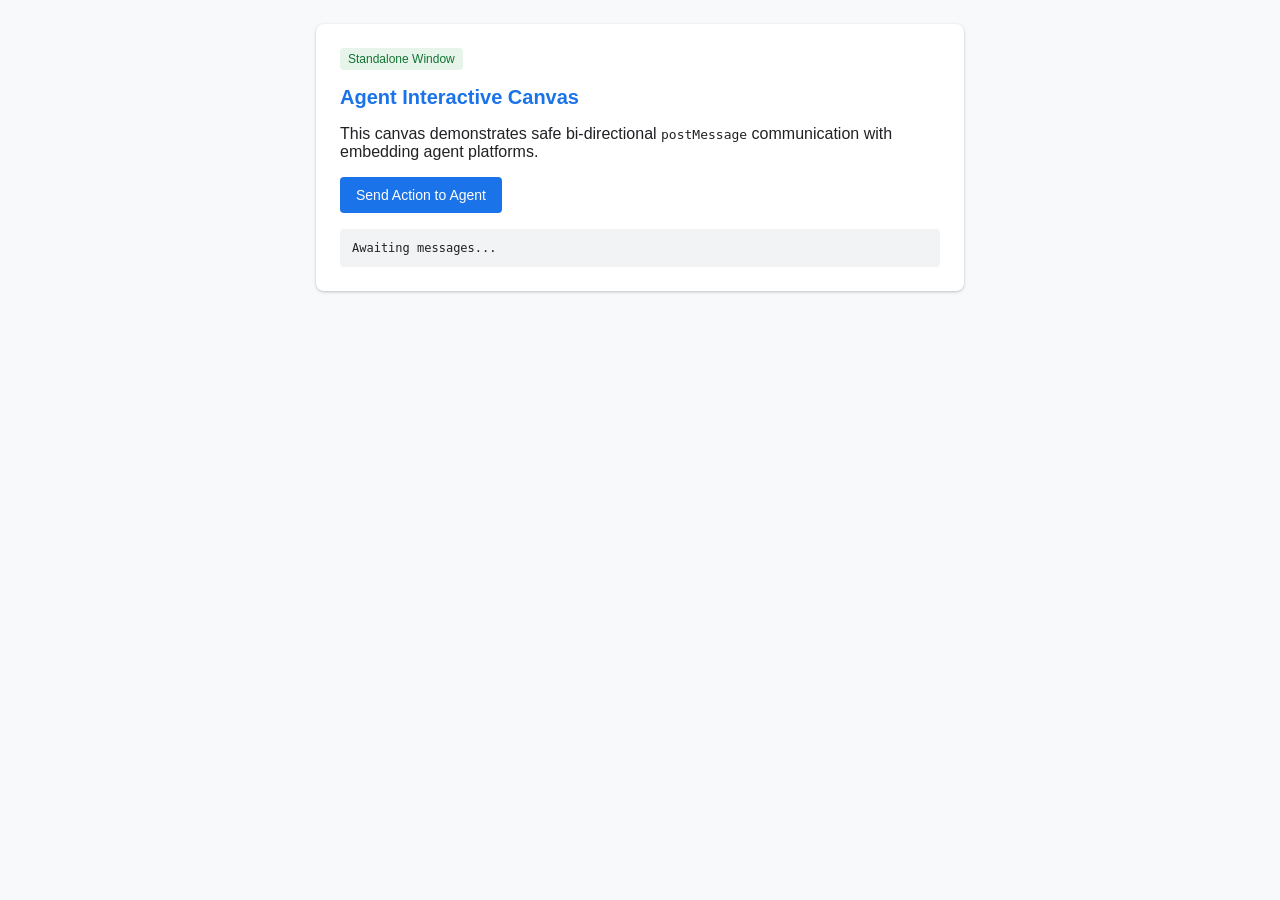
<file: frontend/index.html>
<!DOCTYPE html>
<html lang="en">
<head>
  <meta charset="UTF-8">
  <meta name="viewport" content="width=device-width, initial-scale=1.0">
  <title>Agent Interactive Canvas</title>
  <style>
    body {
      font-family: -apple-system, BlinkMacSystemFont, 'Segoe UI', Roboto, Helvetica, Arial, sans-serif;
      margin: 0;
      padding: 24px;
      background-color: #f8f9fa;
      color: #202124;
    }
    .card {
      background: #ffffff;
      border-radius: 8px;
      padding: 24px;
      box-shadow: 0 1px 3px rgba(60,64,67,0.3);
      max-width: 600px;
      margin: 0 auto;
    }
    h1 {
      font-size: 20px;
      margin-top: 0;
      color: #1a73e8;
    }
    .status-badge {
      display: inline-block;
      padding: 4px 8px;
      border-radius: 4px;
      font-size: 12px;
      font-weight: 500;
      background-color: #e6f4ea;
      color: #137333;
      margin-bottom: 16px;
    }
    button {
      background-color: #1a73e8;
      color: #ffffff;
      border: none;
      padding: 10px 16px;
      border-radius: 4px;
      font-size: 14px;
      cursor: pointer;
      font-weight: 500;
    }
    button:hover {
      background-color: #155724;
    }
    #log {
      margin-top: 16px;
      padding: 12px;
      background: #f1f3f4;
      border-radius: 4px;
      font-family: monospace;
      font-size: 12px;
      max-height: 150px;
      overflow-y: auto;
    }
  </style>
</head>
<body>
  <div class="card">
    <div class="status-badge" id="embed-status">Standalone Window</div>
    <h1>Agent Interactive Canvas</h1>
    <p>This canvas demonstrates safe bi-directional <code>postMessage</code> communication with embedding agent platforms.</p>
    <button id="action-btn">Send Action to Agent</button>
    <div id="log">Awaiting messages...</div>
  </div>

  <script>
    const statusBadge = document.getElementById('embed-status');
    const logBox = document.getElementById('log');
    const actionBtn = document.getElementById('action-btn');

    const isEmbedded = window.self !== window.top;
    if (isEmbedded) {
      statusBadge.textContent = 'Embedded Canvas';
      statusBadge.style.backgroundColor = '#e8f0fe';
      statusBadge.style.color = '#1a73e8';
    }

    function appendLog(msg) {
      const line = document.createElement('div');
      line.textContent = `[${new Date().toLocaleTimeString()}] ${msg}`;
      logBox.appendChild(line);
      logBox.scrollTop = logBox.scrollHeight;
    }

    // Listen for messages from parent window
    window.addEventListener('message', (event) => {
      appendLog(`Received message from: ${event.origin}`);
      if (event.data && event.data.type === 'AGENT_UPDATE') {
        appendLog(`Agent update payload: ${JSON.stringify(event.data.payload)}`);
      }
    });

    // Dispatch action to parent window
    actionBtn.addEventListener('click', () => {
      const message = {
        type: 'agent_action',
        action_name: 'CANVAS_ACTION',
        payload: {
          timestamp: Date.now(),
          action: 'USER_SUBMIT_CONFIRMATION'
        }
      };
      if (window.parent) {
        window.parent.postMessage(message, '*');
        appendLog('Dispatched agent_action to parent window.');
      }
    });
  </script>
</body>
</html>
</file>
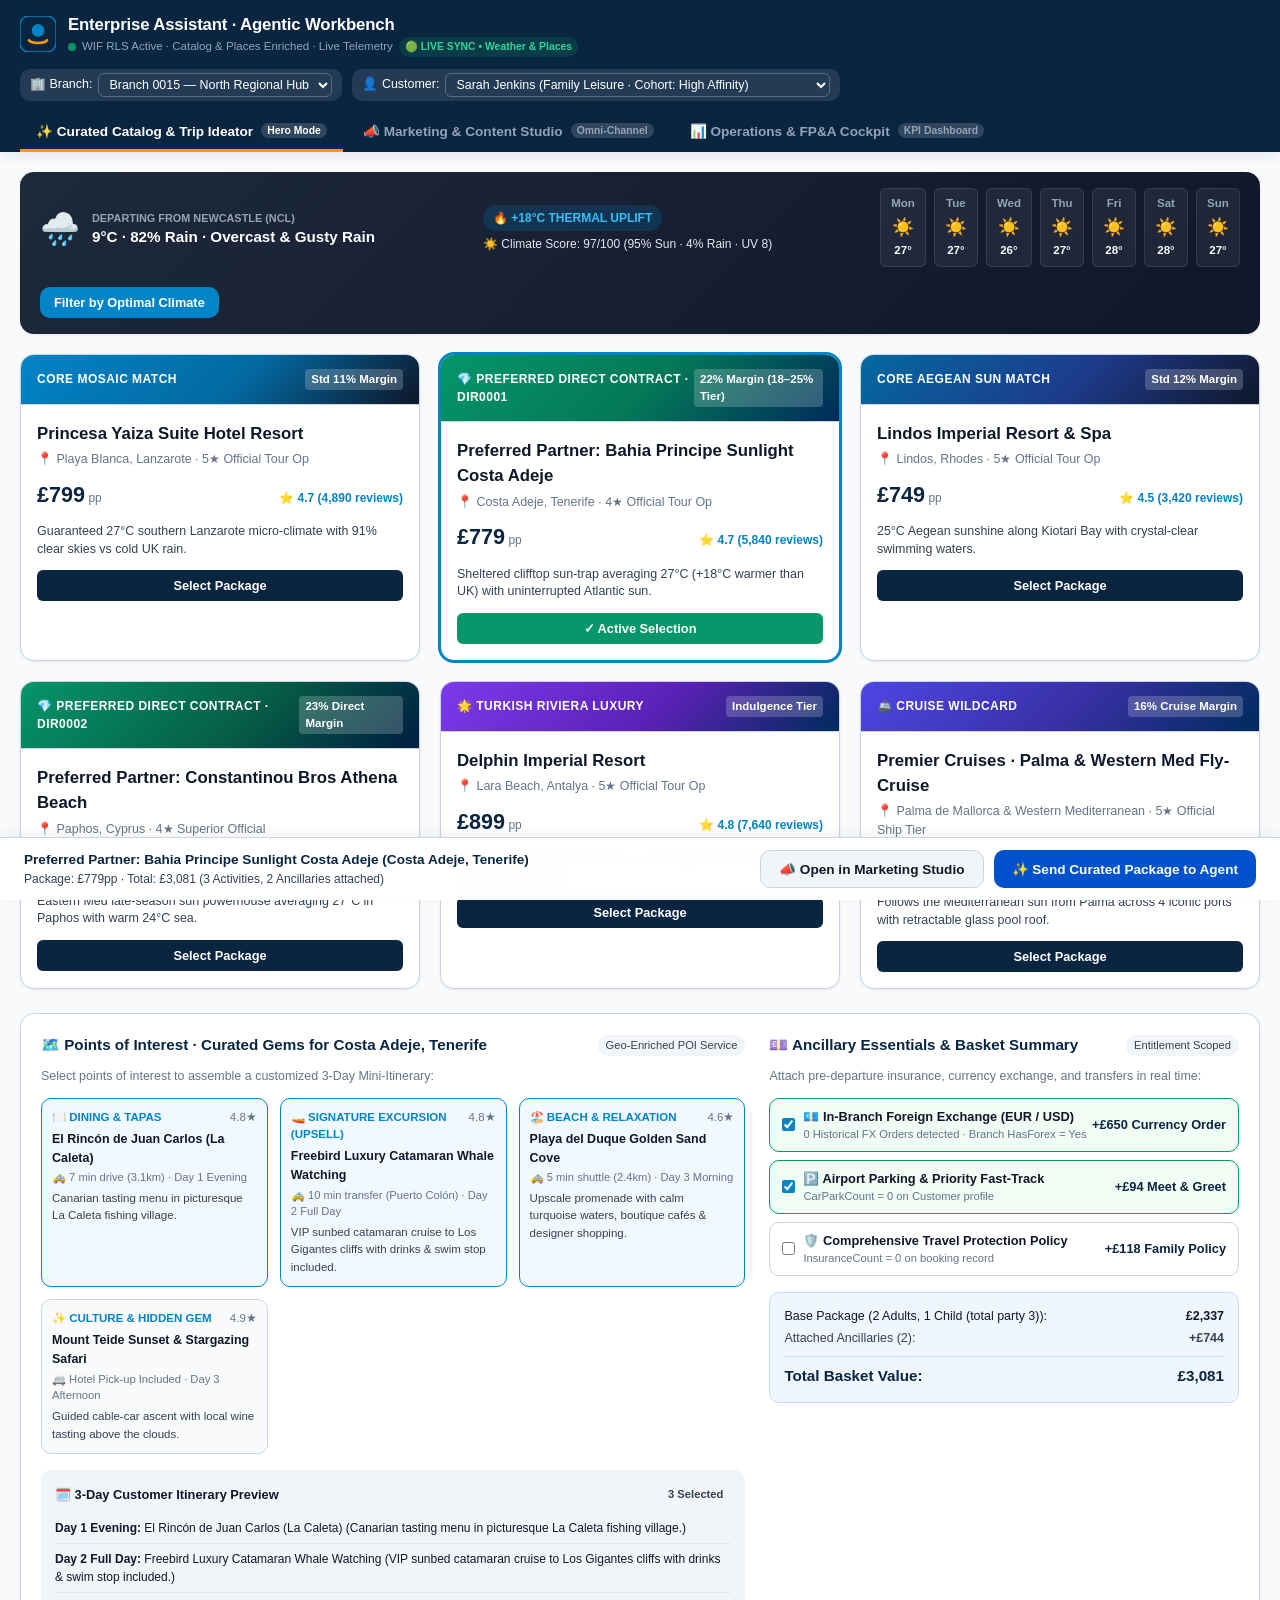
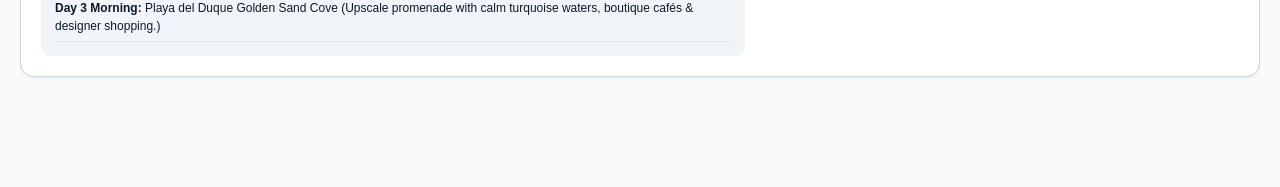
<file: a2ui-iframe/public/index.html>
<!doctype html>
<!--
Copyright 2026 The Project Contributors

Licensed under the Apache License, Version 2.0 (the "License");
you may not use this file except in compliance with the License.
You may obtain a copy of the License at

    https://www.apache.org/licenses/LICENSE-2.0

Unless required by applicable law or agreed to in writing, software
distributed under the License is distributed on an "AS IS" BASIS,
WITHOUT WARRANTIES OR CONDITIONS OF ANY KIND, either express or implied.
See the License for the specific language governing permissions and
limitations under the License.
-->
<html lang="en">
<head>
  <meta charset="utf-8" />
  <meta name="viewport" content="width=device-width, initial-scale=1" />
  <meta name="robots" content="noindex, nofollow" />
  <title>Enterprise Retail &amp; Operations Workbench — A2UI Canvas</title>
  <link rel="stylesheet" href="styles.css" />
</head>
<body>
  <!-- Top Command Bar -->
  <header class="command-bar" role="banner">
    <div class="command-top">
      <div class="brand-cluster">
        <svg class="brand-logo" viewBox="0 0 40 40" fill="none" xmlns="http://www.w3.org/2000/svg" aria-label="Enterprise Brand Logo">
          <rect width="40" height="40" rx="10" fill="var(--brand-primary)" stroke="var(--brand-accent)" stroke-width="1.5"/>
          <circle cx="20" cy="16" r="7" fill="var(--brand-accent)"/>
          <path d="M10 27C13 31 27 31 30 27" stroke="var(--brand-highlight)" stroke-width="3" stroke-linecap="round"/>
        </svg>
        <div class="brand-title-wrap">
          <div class="brand-title">
            <span>Enterprise Assistant · Agentic Workbench</span>
          </div>
          <div class="brand-subtitle">
            <span class="status-dot" aria-hidden="true"></span>
            <span>WIF RLS Active · Catalog &amp; Places Enriched · Live Telemetry</span>
            <span id="live-telemetry-badge" class="live-telemetry-pill">🟢 LIVE SYNC</span>
          </div>
        </div>
      </div>

      <div class="selectors-cluster">
        <div class="selector-pill">
          <label for="branch-selector">🏢 Branch:</label>
          <select id="branch-selector" aria-label="Select Operating Branch">
            <option value="0015">Branch 0015 — North Regional Hub</option>
            <option value="9024">Branch 9024 — West Metro Center</option>
            <option value="MAN1">Branch MAN1 — Central Flagship</option>
          </select>
        </div>

        <div class="selector-pill">
          <label for="persona-selector">👤 Customer:</label>
          <select id="persona-selector" aria-label="Select Customer Cohort">
            <option value="jenkins">Sarah Jenkins (Family Leisure · Cohort: High Affinity)</option>
            <option value="smith">Alex Smith (Repeat Business Traveler · Cohort: Executive)</option>
            <option value="henderson">Claire Henderson (Short-Lead Leisure · Cohort: Value Explorer)</option>
          </select>
        </div>
      </div>
    </div>

    <nav class="mode-tabs" aria-label="Workspace Modes">
      <button type="button" class="mode-tab active" data-tab="pillar2" aria-selected="true" role="tab">
        <span>✨ Curated Catalog &amp; Trip Ideator</span>
        <span class="tab-badge">Hero Mode</span>
      </button>
      <button type="button" class="mode-tab" data-tab="pillar3" aria-selected="false" role="tab">
        <span>📣 Marketing &amp; Content Studio</span>
        <span class="tab-badge">Omni-Channel</span>
      </button>
      <button type="button" class="mode-tab" data-tab="pillar1" aria-selected="false" role="tab">
        <span>📊 Operations &amp; FP&amp;A Cockpit</span>
        <span class="tab-badge">KPI Dashboard</span>
      </button>
    </nav>
  </header>

  <!-- Toast Notification -->
  <div id="a2ui-toast" class="a2ui-toast" role="status" aria-live="polite"></div>

  <!-- Main Canvas -->
  <main class="workspace-container" role="main">
    <!-- TAB 1: Curated Catalog & Trip Ideator -->
    <section id="panel-pillar2" class="tab-panel active" aria-label="Curated Catalog and Trip Ideator" role="tabpanel">
      <!-- Zone A: Climate and Seasonality Strip -->
      <div class="weather-banner" id="weather-banner">
        <div id="wn-local-box" class="wn-local-box"></div>
        <div id="wn-bridge" class="wn-bridge"></div>
        <div id="wn-ensemble-wrap" class="wn-ensemble-wrap"></div>
        <button type="button" id="btn-weather-filter" class="wn-filter-btn">Filter by Optimal Climate</button>
      </div>

      <!-- Zone B: Offer Comparator Grid -->
      <div id="offers-comparator-grid" class="offers-grid"></div>

      <!-- Zone C: Interactive Itinerary & Ancillary Drawer -->
      <div class="ideator-drawer">
        <div>
          <div class="drawer-section-header">
            <div class="drawer-title">
              <span>🗺️ Points of Interest · Curated Gems for <span id="poi-selected-item-name">Selected Location</span></span>
            </div>
            <span class="badge-subtle">Geo-Enriched POI Service</span>
          </div>
          <div class="helper-text">
            Select points of interest to assemble a customized 3-Day Mini-Itinerary:
          </div>

          <div id="poi-cards-grid" class="poi-grid"></div>

          <div class="mini-itinerary-box">
            <div class="mini-itinerary-header">
              <span>🗓️ 3-Day Customer Itinerary Preview</span>
              <span id="itinerary-count-pill" class="badge-subtle">2 Selected</span>
            </div>
            <div id="itinerary-days-list" class="itinerary-days-list"></div>
          </div>
        </div>

        <div>
          <div class="drawer-section-header">
            <div class="drawer-title">
              <span>💷 Ancillary Essentials &amp; Basket Summary</span>
            </div>
            <span class="badge-subtle">Entitlement Scoped</span>
          </div>
          <div class="helper-text">
            Attach pre-departure insurance, currency exchange, and transfers in real time:
          </div>

          <div id="ancillary-checkbox-list" class="ancillary-list"></div>
          <div id="live-basket-summary" class="live-basket-box"></div>
        </div>
      </div>
    </section>

    <!-- TAB 2: Marketing Studio -->
    <section id="panel-pillar3" class="tab-panel" aria-label="Marketing Studio" role="tabpanel" hidden>
      <div class="studio-controls-bar">
        <div class="control-group">
          <label for="studio-offer-select">🎯 Active Offer:</label>
          <select id="studio-offer-select">
            <option value="offer-core-1">Core Offer #1: Island Beach Resort &amp; Spa (£1,089pp)</option>
            <option value="offer-vista-1">Direct Contract #1: Premium Coastal Bay (£829pp · 22% Margin)</option>
            <option value="offer-core-2">Core Offer #2: Mediterranean Suites (£799pp)</option>
          </select>
        </div>

        <div class="control-group">
          <span class="control-label">🗣️ Tone &amp; Dialect:</span>
          <div class="pill-group">
            <button type="button" class="pill-btn active" data-dialect="northeast">Regional Casual</button>
            <button type="button" class="pill-btn" data-dialect="formal">Professional / Corporate</button>
            <button type="button" class="pill-btn" data-dialect="standard">Standard Consumer</button>
          </div>
        </div>

        <div class="control-group">
          <span class="control-label">🖼️ Output Format:</span>
          <div class="pill-group">
            <button type="button" class="pill-btn active" data-format="facebook">📱 Social Media Feed</button>
            <button type="button" class="pill-btn" data-format="a4">🖨️ Printable A4 Display</button>
            <button type="button" class="pill-btn" data-format="tv">📺 16:9 In-Store Digital Display</button>
          </div>
        </div>
      </div>

      <div class="studio-workspace">
        <div class="studio-preview-card">
          <div id="studio-preview-canvas"></div>
        </div>

        <div class="compliance-card">
          <div class="compliance-header">
            <div class="drawer-title">🛡️ Regulatory Compliance Verifier</div>
            <span class="status-emerald-pill">5 / 5 PASSED</span>
          </div>

          <div class="check-item">✅ <strong>1. Departure Point:</strong> Departure terminal &amp; carrier explicitly noted.</div>
          <div class="check-item">✅ <strong>2. Date &amp; Duration:</strong> Precise travel window &amp; duration stated.</div>
          <div class="check-item">✅ <strong>3. Pricing Transparency:</strong> Per-person price &amp; total commitment verified.</div>
          <div class="check-item">✅ <strong>4. Rating Differentiation:</strong> Standard ratings clearly separated from user reviews.</div>
          <div class="check-item">✅ <strong>5. Regulatory Bonding:</strong> Required consumer protection &amp; disclaimers attached.</div>

          <div id="studio-mosaic-target" class="target-cohort-box"></div>

          <div class="studio-action-stack">
            <button type="button" id="btn-copy-compliant-post" class="btn-studio-jump">
              📋 Copy Post Copy &amp; Disclaimers
            </button>
            <button type="button" id="btn-publish-amplify" class="btn-send-pitch">
              🚀 Publish to Enterprise Channels (a2ui_action)
            </button>
          </div>
        </div>
      </div>
    </section>

    <!-- TAB 3: Operations & FP&A Cockpit -->
    <section id="panel-pillar1" class="tab-panel" aria-label="Operations Cockpit" role="tabpanel" hidden>
      <div id="cockpit-kpi-row" class="kpi-row"></div>

      <div class="queues-grid">
        <div class="queue-panel">
          <div class="drawer-title">📞 Priority 1: Post-Service Follow-Up Queue</div>
          <div class="helper-text">
            Recent returners ranked by customer satisfaction score and repeat engagement probability.
          </div>
          <div id="t7-welcome-queue" class="queue-list"></div>
        </div>

        <div class="queue-panel">
          <div class="drawer-title">⚠️ Priority 2: 14-Day Outstanding Balance Tracker</div>
          <div class="helper-text">
            Transactions with balance due before service delivery window.
          </div>
          <div id="balance-due-queue" class="queue-list"></div>
        </div>
      </div>
    </section>
  </main>

  <!-- Sticky Footer Action Bar -->
  <footer class="sticky-action-bar" role="contentinfo">
    <div class="sticky-action-inner">
      <div id="sticky-summary-strip" class="action-summary-strip"></div>
      <div class="action-buttons-cluster">
        <button type="button" id="btn-open-marketing-studio" class="btn-studio-jump">
          📣 Open in Marketing Studio
        </button>
        <button type="button" id="btn-send-pitch" class="btn-send-pitch">
          ✨ Send Curated Package to Agent
        </button>
      </div>
    </div>
  </footer>

  <script>
    function emit(action, data) {
      var targetOrigin = "";
      try {
        var allowedHostRe = /^([a-z0-9-]+\.)*(cloud\.google\.com|google\.com|run\.app|example\.com)$/i;
        function isAllowedOrigin(candidate) {
          if (!candidate || candidate === "null" || candidate === "REPLACE_WITH_PARENT_ORIGIN") return false;
          var parsed = new URL(candidate);
          if (typeof window !== "undefined" && window.location && window.location.origin && parsed.origin === window.location.origin) {
            return true;
          }
          var host = parsed.hostname;
          if (host === "localhost" || host === "127.0.0.1") {
            return (parsed.protocol === "http:" || parsed.protocol === "https:");
          }
          return parsed.protocol === "https:" && allowedHostRe.test(host);
        }
        if (typeof window !== "undefined" && window.location && typeof window.location.search === "string") {
          var params = new URLSearchParams(window.location.search);
          var originParam = params.get("origin");
          if (originParam && isAllowedOrigin(originParam)) {
            targetOrigin = new URL(originParam).origin;
          }
        }
        if (!targetOrigin && typeof document !== "undefined" && document.referrer && isAllowedOrigin(document.referrer)) {
          targetOrigin = new URL(document.referrer).origin;
        }
      } catch (e) {
        targetOrigin = "";
      }
      if (targetOrigin && targetOrigin !== "*" && window.parent) {
        window.parent.postMessage({ type: "a2ui_action", action: action, data: data }, targetOrigin);
      }
    }
    window.emit = emit;
  </script>
  <script src="data.js"></script>
  <script src="app.js"></script>
</body>
</html>
</file>
<file: a2ui-iframe/public/styles.css>
/* Copyright 2026 The Project Contributors
 * Licensed under the Apache License, Version 2.0.
 */

:root {
  /* Brand Tokens */
  --brand-primary: #0A2540;
  --brand-secondary: #0052CC;
  --brand-accent: #0284C7;
  --brand-highlight: #F59E0B;
  --brand-subtle: #F0FDF4;

  /* Surfaces & Hierarchy */
  --surface-canvas: #F8FAFC;
  --surface-card: #FFFFFF;
  --surface-muted: #F1F5F9;
  --border-subtle: #CBD5E1;
  --border-focus: #0284C7;

  /* Typography */
  --text-primary: #0F172A;
  --text-secondary: #334155;
  --text-muted: #64748B;
  --text-on-dark: #FFFFFF;

  /* Status Tokens */
  --status-success: #059669;
  --status-success-bg: #ECFDF5;
  --status-warning: #D97706;
  --status-warning-bg: #FFFBEB;
  --status-danger: #E11D48;
  --status-danger-bg: #FFF1F2;

  /* Spacing & Radii */
  --radius-sm: 6px;
  --radius-md: 10px;
  --radius-lg: 14px;
  --radius-pill: 9999px;

  /* Shadows */
  --shadow-sm: 0 1px 3px rgba(15, 23, 42, 0.08);
  --shadow-md: 0 4px 12px rgba(15, 23, 42, 0.08);
  --shadow-lg: 0 10px 24px rgba(15, 23, 42, 0.12);
}

*, *::before, *::after {
  box-sizing: border-box;
  margin: 0;
  padding: 0;
}

body {
  font-family: -apple-system, BlinkMacSystemFont, "Segoe UI", Roboto, Helvetica, Arial, sans-serif;
  background-color: var(--surface-canvas);
  color: var(--text-primary);
  line-height: 1.5;
  padding-bottom: 90px;
}

/* Command Bar */
.command-bar {
  background-color: var(--brand-primary);
  color: var(--text-on-dark);
  padding: 12px 20px 0 20px;
  box-shadow: var(--shadow-md);
  position: sticky;
  top: 0;
  z-index: 100;
}

.command-top {
  display: flex;
  justify-content: space-between;
  align-items: center;
  flex-wrap: wrap;
  gap: 12px;
  margin-bottom: 12px;
}

.brand-cluster {
  display: flex;
  align-items: center;
  gap: 12px;
}

.brand-logo {
  width: 36px;
  height: 36px;
  flex-shrink: 0;
}

.brand-title {
  font-size: 1.05rem;
  font-weight: 700;
  letter-spacing: -0.01em;
}

.brand-subtitle {
  font-size: 0.72rem;
  color: #94A3B8;
  display: flex;
  align-items: center;
  gap: 6px;
  flex-wrap: wrap;
}

.status-dot {
  width: 8px;
  height: 8px;
  border-radius: 50%;
  background-color: var(--status-success);
  display: inline-block;
}

.live-telemetry-pill {
  font-size: 0.65rem;
  font-weight: 700;
  background: rgba(5, 150, 105, 0.2);
  color: #34D399;
  padding: 2px 6px;
  border-radius: var(--radius-pill);
}

.selectors-cluster {
  display: flex;
  align-items: center;
  gap: 10px;
  flex-wrap: wrap;
}

.selector-pill {
  background: rgba(255, 255, 255, 0.1);
  padding: 4px 10px;
  border-radius: var(--radius-md);
  display: flex;
  align-items: center;
  gap: 6px;
  font-size: 0.78rem;
}

.selector-pill select {
  background: transparent;
  color: var(--text-on-dark);
  border: 1px solid rgba(255, 255, 255, 0.25);
  border-radius: var(--radius-sm);
  padding: 3px 6px;
  font-size: 0.78rem;
  font-family: inherit;
  outline: none;
}

.selector-pill select option {
  background: var(--brand-primary);
  color: var(--text-on-dark);
}

/* Mode Navigation Tabs */
.mode-tabs {
  display: flex;
  gap: 4px;
}

.mode-tab {
  background: transparent;
  border: none;
  color: #94A3B8;
  padding: 10px 16px;
  font-family: inherit;
  font-size: 0.85rem;
  font-weight: 600;
  cursor: pointer;
  display: flex;
  align-items: center;
  gap: 8px;
  border-bottom: 3px solid transparent;
  transition: all 0.2s ease;
}

.mode-tab:hover, .mode-tab:focus-visible {
  color: var(--text-on-dark);
}

.mode-tab.active {
  color: var(--text-on-dark);
  border-bottom-color: var(--brand-highlight);
}

.tab-badge {
  font-size: 0.65rem;
  background: rgba(255, 255, 255, 0.15);
  padding: 2px 6px;
  border-radius: var(--radius-pill);
}

/* Workspace Panels */
.workspace-container {
  max-width: 1400px;
  margin: 20px auto;
  padding: 0 20px;
}

.tab-panel {
  display: none;
}

.tab-panel.active {
  display: block;
}

/* Weather & Climate Banner */
.weather-banner {
  background: linear-gradient(135deg, #1E293B, #0F172A);
  color: #FFFFFF;
  border-radius: var(--radius-lg);
  padding: 16px 20px;
  margin-bottom: 20px;
  display: flex;
  justify-content: space-between;
  align-items: center;
  flex-wrap: wrap;
  gap: 16px;
  box-shadow: var(--shadow-sm);
}

.wn-local-box {
  display: flex;
  align-items: center;
  gap: 12px;
}

.wn-filter-btn {
  background-color: var(--brand-accent);
  color: #FFFFFF;
  border: none;
  padding: 8px 14px;
  border-radius: var(--radius-md);
  font-size: 0.8rem;
  font-weight: 600;
  cursor: pointer;
}

/* Offers Grid */
.offers-grid {
  display: grid;
  grid-template-columns: repeat(auto-fit, minmax(320px, 1fr));
  gap: 20px;
  margin-bottom: 24px;
}

.offer-card {
  background: var(--surface-card);
  border-radius: var(--radius-lg);
  border: 1px solid var(--border-subtle);
  overflow: hidden;
  box-shadow: var(--shadow-sm);
  display: flex;
  flex-direction: column;
  transition: transform 0.2s ease, box-shadow 0.2s ease;
}

.offer-card:hover {
  transform: translateY(-2px);
  box-shadow: var(--shadow-md);
}

.offer-card-header {
  padding: 14px 16px;
  border-bottom: 1px solid var(--border-subtle);
  display: flex;
  justify-content: space-between;
  align-items: center;
}

.offer-card-body {
  padding: 16px;
  flex: 1;
}

.offer-price {
  font-size: 1.35rem;
  font-weight: 800;
  color: var(--brand-primary);
  margin-bottom: 4px;
}

.offer-margin {
  font-size: 0.78rem;
  font-weight: 700;
  color: var(--status-success);
}

/* Ideator Drawer */
.ideator-drawer {
  background: var(--surface-card);
  border-radius: var(--radius-lg);
  border: 1px solid var(--border-subtle);
  padding: 20px;
  box-shadow: var(--shadow-sm);
  display: grid;
  grid-template-columns: 3fr 2fr;
  gap: 24px;
}

@media (max-width: 900px) {
  .ideator-drawer {
    grid-template-columns: 1fr;
  }
}

.drawer-section-header {
  display: flex;
  justify-content: space-between;
  align-items: center;
  margin-bottom: 10px;
}

.drawer-title {
  font-size: 0.95rem;
  font-weight: 700;
  color: var(--brand-primary);
}

.helper-text {
  font-size: 0.78rem;
  color: var(--text-muted);
  margin-bottom: 12px;
}

.badge-subtle {
  font-size: 0.7rem;
  background: var(--surface-muted);
  color: var(--text-secondary);
  padding: 2px 8px;
  border-radius: var(--radius-pill);
}

.poi-grid {
  display: grid;
  grid-template-columns: repeat(auto-fill, minmax(200px, 1fr));
  gap: 12px;
  margin-bottom: 16px;
}

.poi-card {
  border: 1px solid var(--border-subtle);
  border-radius: var(--radius-md);
  padding: 10px;
  font-size: 0.78rem;
  background: var(--surface-canvas);
  cursor: pointer;
}

.poi-card.selected {
  border-color: var(--brand-accent);
  background: #F0F9FF;
}

.mini-itinerary-box {
  background: var(--surface-muted);
  border-radius: var(--radius-md);
  padding: 14px;
}

.mini-itinerary-header {
  display: flex;
  justify-content: space-between;
  align-items: center;
  font-size: 0.8rem;
  font-weight: 700;
  margin-bottom: 8px;
}

.ancillary-list {
  display: flex;
  flex-direction: column;
  gap: 8px;
  margin-bottom: 16px;
}

.ancillary-item {
  display: flex;
  justify-content: space-between;
  align-items: center;
  padding: 8px 12px;
  border: 1px solid var(--border-subtle);
  border-radius: var(--radius-md);
  font-size: 0.8rem;
}

.live-basket-box {
  background: #EFF6FF;
  border: 1px solid #BFDBFE;
  border-radius: var(--radius-md);
  padding: 14px;
  font-size: 0.85rem;
}

/* Marketing Studio */
.studio-controls-bar {
  background: var(--surface-card);
  border: 1px solid var(--border-subtle);
  border-radius: var(--radius-lg);
  padding: 14px 18px;
  margin-bottom: 20px;
  display: flex;
  flex-wrap: wrap;
  gap: 16px;
  align-items: center;
}

.control-group {
  display: flex;
  align-items: center;
  gap: 8px;
}

.control-label {
  font-size: 0.78rem;
  font-weight: 700;
  color: var(--text-secondary);
}

.pill-group {
  display: flex;
  gap: 4px;
}

.pill-btn {
  background: var(--surface-muted);
  border: 1px solid var(--border-subtle);
  color: var(--text-secondary);
  padding: 4px 10px;
  border-radius: var(--radius-pill);
  font-size: 0.74rem;
  font-weight: 600;
  cursor: pointer;
}

.pill-btn.active {
  background: var(--brand-primary);
  color: var(--text-on-dark);
  border-color: var(--brand-primary);
}

.studio-workspace {
  display: grid;
  grid-template-columns: 3fr 2fr;
  gap: 20px;
}

@media (max-width: 900px) {
  .studio-workspace {
    grid-template-columns: 1fr;
  }
}

.studio-preview-card, .compliance-card {
  background: var(--surface-card);
  border: 1px solid var(--border-subtle);
  border-radius: var(--radius-lg);
  padding: 20px;
  box-shadow: var(--shadow-sm);
}

.compliance-header {
  display: flex;
  justify-content: space-between;
  align-items: center;
  margin-bottom: 14px;
}

.status-emerald-pill {
  background: var(--status-success-bg);
  color: var(--status-success);
  font-weight: 700;
  font-size: 0.75rem;
  padding: 3px 8px;
  border-radius: var(--radius-pill);
}

.check-item {
  font-size: 0.78rem;
  color: var(--text-secondary);
  padding: 6px 0;
  border-bottom: 1px solid var(--surface-muted);
}

.target-cohort-box {
  background: #F8FAFC;
  padding: 10px;
  border-radius: var(--radius-md);
  font-size: 0.76rem;
  margin: 14px 0;
}

.studio-action-stack {
  display: flex;
  flex-direction: column;
  gap: 8px;
  margin-top: 16px;
}

/* Operations Cockpit */
.kpi-row {
  display: grid;
  grid-template-columns: repeat(auto-fit, minmax(200px, 1fr));
  gap: 16px;
  margin-bottom: 24px;
}

.kpi-card {
  background: var(--surface-card);
  border: 1px solid var(--border-subtle);
  border-radius: var(--radius-md);
  padding: 16px;
  box-shadow: var(--shadow-sm);
}

.kpi-val {
  font-size: 1.5rem;
  font-weight: 800;
  color: var(--brand-primary);
}

.kpi-lbl {
  font-size: 0.75rem;
  color: var(--text-muted);
  text-transform: uppercase;
}

.queues-grid {
  display: grid;
  grid-template-columns: repeat(auto-fit, minmax(320px, 1fr));
  gap: 20px;
}

.queue-panel {
  background: var(--surface-card);
  border: 1px solid var(--border-subtle);
  border-radius: var(--radius-lg);
  padding: 18px;
}

.queue-list {
  display: flex;
  flex-direction: column;
  gap: 10px;
  margin-top: 12px;
}

.queue-item {
  border: 1px solid var(--border-subtle);
  border-radius: var(--radius-md);
  padding: 10px;
  font-size: 0.8rem;
}

/* Sticky Action Bar */
.sticky-action-bar {
  position: fixed;
  bottom: 0;
  left: 0;
  right: 0;
  background: rgba(255, 255, 255, 0.95);
  backdrop-filter: blur(8px);
  border-top: 1px solid var(--border-subtle);
  padding: 12px 24px;
  box-shadow: 0 -4px 12px rgba(0, 0, 0, 0.05);
  z-index: 99;
}

.sticky-action-inner {
  max-width: 1400px;
  margin: 0 auto;
  display: flex;
  justify-content: space-between;
  align-items: center;
  flex-wrap: wrap;
  gap: 12px;
}

.action-buttons-cluster {
  display: flex;
  gap: 10px;
}

.btn-send-pitch {
  background: var(--brand-secondary);
  color: #FFFFFF;
  border: none;
  padding: 10px 18px;
  border-radius: var(--radius-md);
  font-weight: 700;
  font-size: 0.85rem;
  cursor: pointer;
}

.btn-studio-jump {
  background: var(--surface-muted);
  color: var(--text-primary);
  border: 1px solid var(--border-subtle);
  padding: 10px 18px;
  border-radius: var(--radius-md);
  font-weight: 700;
  font-size: 0.85rem;
  cursor: pointer;
}

/* Toast */
.a2ui-toast {
  position: fixed;
  top: 70px;
  right: 20px;
  background: var(--brand-primary);
  color: #FFFFFF;
  padding: 10px 16px;
  border-radius: var(--radius-md);
  font-size: 0.82rem;
  font-weight: 600;
  box-shadow: var(--shadow-lg);
  opacity: 0;
  pointer-events: none;
  transition: opacity 0.2s ease;
  z-index: 1000;
}

.a2ui-toast.visible {
  opacity: 1;
}

/* Accessibility */
:focus-visible {
  outline: 2px solid var(--border-focus);
  outline-offset: 2px;
}

@media (prefers-reduced-motion: reduce) {
  *, *::before, *::after {
    animation-duration: 0.01ms !important;
    animation-iteration-count: 1 !important;
    transition-duration: 0.01ms !important;
  }
}
</file>
